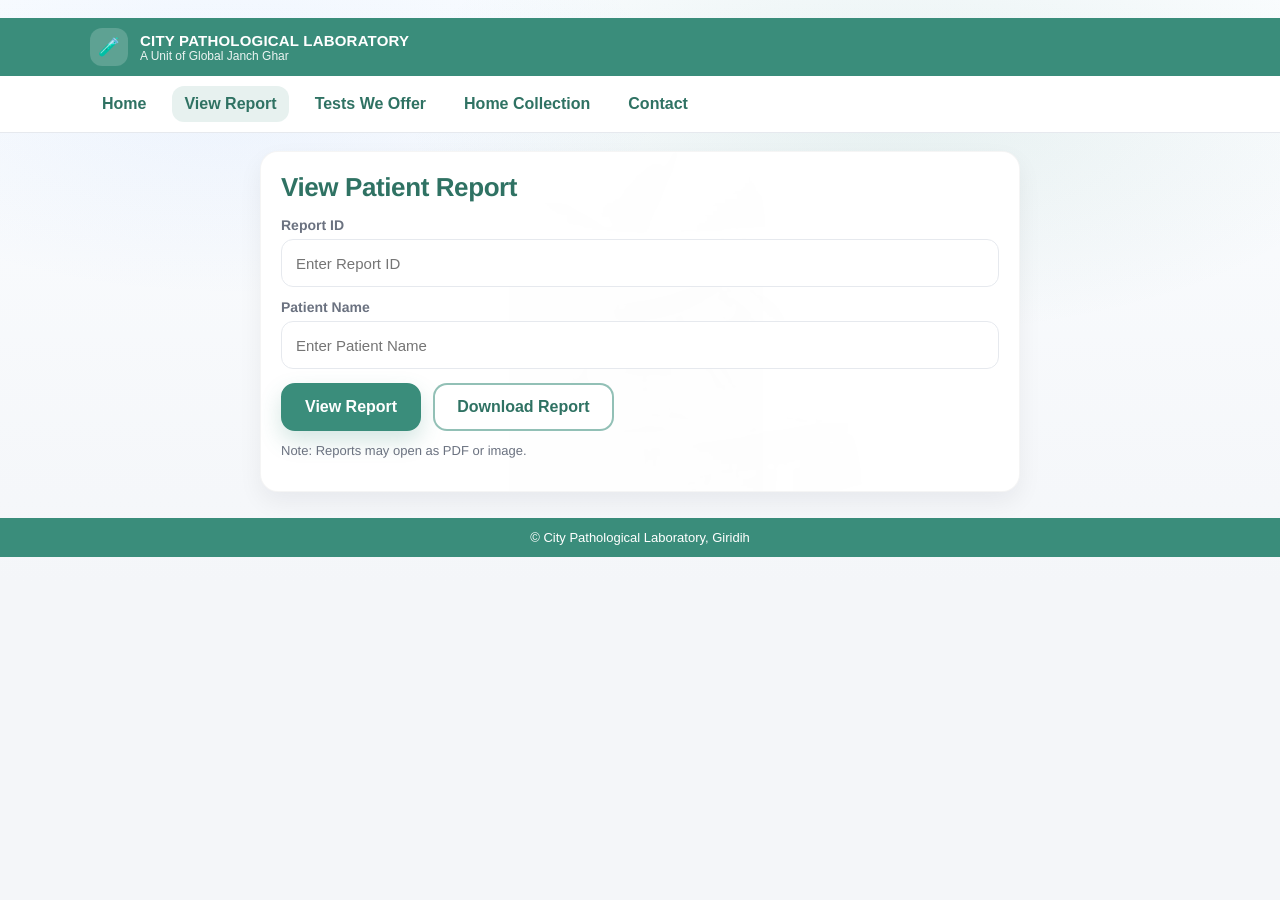
<file: report.html>
<!DOCTYPE html>
<html lang="en">
<head>
  <meta charset="UTF-8" />
  <meta name="viewport" content="width=device-width, initial-scale=1.0" />
  <title>View Report | City Pathological Laboratory</title>

  <link rel="stylesheet" href="css/style.css" />
  <style>
    /* --- Simple Professional Popup (Modal) --- */
    .modal-overlay{
      position: fixed;
      inset: 0;
      background: rgba(15, 23, 42, 0.55);
      display: none;
      align-items: center;
      justify-content: center;
      padding: 18px;
      z-index: 9999;
    }
    .modal{
      width: min(420px, 92vw);
      background: #fff;
      border-radius: 16px;
      box-shadow: 0 20px 60px rgba(0,0,0,0.25);
      overflow: hidden;
      border: 1px solid rgba(0,0,0,0.08);
      animation: pop 140ms ease-out;
    }
    @keyframes pop{
      from{ transform: translateY(8px); opacity: 0.6; }
      to{ transform: translateY(0); opacity: 1; }
    }
    .modal-head{
      padding: 14px 16px;
      background: rgba(58,141,123,0.10);
      display: flex;
      align-items: center;
      gap: 10px;
      border-bottom: 1px solid rgba(0,0,0,0.06);
    }
    .modal-icon{
      width: 34px;
      height: 34px;
      border-radius: 10px;
      display: grid;
      place-items: center;
      font-weight: 900;
      color: #2f7263;
      background: rgba(58,141,123,0.18);
      flex: 0 0 auto;
    }
    .modal-title{
      margin: 0;
      font-size: 16px;
      font-weight: 800;
      color: #1f2937;
    }
    .modal-body{
      padding: 14px 16px 6px;
      color: #374151;
      font-size: 14px;
      line-height: 1.35;
    }
    .modal-actions{
      padding: 12px 16px 16px;
      display: flex;
      justify-content: flex-end;
      gap: 10px;
    }
    .modal-btn{
      height: 42px;
      padding: 0 14px;
      border-radius: 12px;
      border: 1px solid rgba(0,0,0,0.12);
      background: #fff;
      font-weight: 800;
      cursor: pointer;
    }
    .modal-btn.primary{
      border-color: rgba(58,141,123,0.40);
      background: #3a8d7b;
      color: #fff;
    }
  </style>
</head>

<body>
  <div class="page">

    <!-- HEADER -->
    <header class="topbar">
      <div class="container topbar-inner">
        <div class="brand">
          <div class="logo">🧪</div>
          <div class="brand-text">
            <div class="brand-name">CITY PATHOLOGICAL LABORATORY</div>
            <div class="brand-sub">A Unit of Global Janch Ghar</div>
          </div>
        </div>
      </div>
    </header>

    <!-- NAV -->
    <nav class="nav">
      <div class="container nav-inner">
        <a class="nav-link" href="index.html">Home</a>
        <a class="nav-link active" href="report.html">View Report</a>
        <a class="nav-link" href="tests.html">Tests We Offer</a>
        <a class="nav-link" href="home-collection.html">Home Collection</a>
        <a class="nav-link" href="index.html#contact">Contact</a>
      </div>
    </nav>

    <!-- PAGE CONTENT -->
    <main class="container">
      <section class="page-section">
        <div class="card form-card">
          <h2>View Patient Report</h2>

          <div class="form">
            <label class="field">
              <span>Report ID</span>
              <input type="text" id="report_id" placeholder="Enter Report ID" />
            </label>

            <label class="field">
              <span>Patient Name</span>
              <input type="text" id="patient_name" placeholder="Enter Patient Name" />
            </label>

            <div class="form-actions">
              <button class="btn btn-primary" type="button" onclick="viewReport()">View Report</button>
              <button class="btn btn-outline" type="button" onclick="downloadReport()">Download Report</button>
            </div>

            <p class="note">Note: Reports may open as PDF or image.</p>
          </div>
        </div>
      </section>
    </main>

    <footer class="footer">
      © City Pathological Laboratory, Giridih
    </footer>

  </div>

  <!-- POPUP MODAL -->
  <div class="modal-overlay" id="modalOverlay" onclick="closeModal(event)">
    <div class="modal" role="dialog" aria-modal="true" aria-labelledby="modalTitle" onclick="event.stopPropagation()">
      <div class="modal-head">
        <div class="modal-icon" id="modalIcon">!</div>
        <h3 class="modal-title" id="modalTitle">Message</h3>
      </div>
      <div class="modal-body" id="modalBody">...</div>
      <div class="modal-actions">
        <button class="modal-btn" onclick="closeModal()">Close</button>
        <button class="modal-btn primary" id="modalPrimaryBtn" onclick="closeModal()">OK</button>
      </div>
    </div>
  </div>

<script>
  // --------- Nice popup (replaces alert) ----------
  function showModal(title, message, type="info") {
    const overlay = document.getElementById("modalOverlay");
    const icon = document.getElementById("modalIcon");
    const t = document.getElementById("modalTitle");
    const b = document.getElementById("modalBody");

    t.textContent = title;
    b.textContent = message;

    // icon style by type
    if (type === "error") icon.textContent = "⚠";
    else if (type === "success") icon.textContent = "✓";
    else icon.textContent = "ℹ";

    overlay.style.display = "flex";
  }

  function closeModal() {
    document.getElementById("modalOverlay").style.display = "none";
  }

  // --------- Validation: require BOTH fields ----------
  function getInputs() {
    const id = document.getElementById("report_id").value.trim();
    const name = document.getElementById("patient_name").value.trim();

    if (!id && !name) {
      showModal("Missing details", "Please enter your Report ID and Patient Name to continue.", "error");
      return null;
    }
    if (!id) {
      showModal("Report ID required", "Please enter your Report ID to view or download the report.", "error");
      return null;
    }
    if (!name) {
      showModal("Patient Name required", "Please enter the Patient Name to view or download the report.", "error");
      return null;
    }

    return { id, name };
  }

  function openBestFile(id, openMode) {
    const pdfPath = "reports/" + id + ".pdf";
    const imgPath = "reports/" + id + ".jpg";

    // try PDF first
    fetch(pdfPath, { method: "HEAD" })
      .then(res => {
        const bestPath = res.ok ? pdfPath : imgPath;

        if (openMode === "view") {
          window.open(bestPath, "_blank");
        } else {
          const a = document.createElement("a");
          a.href = bestPath;
          // keep file extension in download name
          a.download = res.ok ? (id + ".pdf") : (id + ".jpg");
          document.body.appendChild(a);
          a.click();
          a.remove();
        }
      })
      .catch(() => showModal("Report not found", "No report found for this Report ID. Please re-check and try again.", "error"));
  }

  function viewReport() {
    const data = getInputs();
    if (!data) return;
    openBestFile(data.id, "view");
  }

  function downloadReport() {
    const data = getInputs();
    if (!data) return;
    openBestFile(data.id, "download");
  }

  // Optional: allow Enter key to view report
  document.addEventListener("keydown", (e) => {
    if (e.key === "Enter") {
      const active = document.activeElement;
      if (active && (active.id === "report_id" || active.id === "patient_name")) {
        e.preventDefault();
        viewReport();
      }
    }
  });
</script>

</body>
</html>
</file>
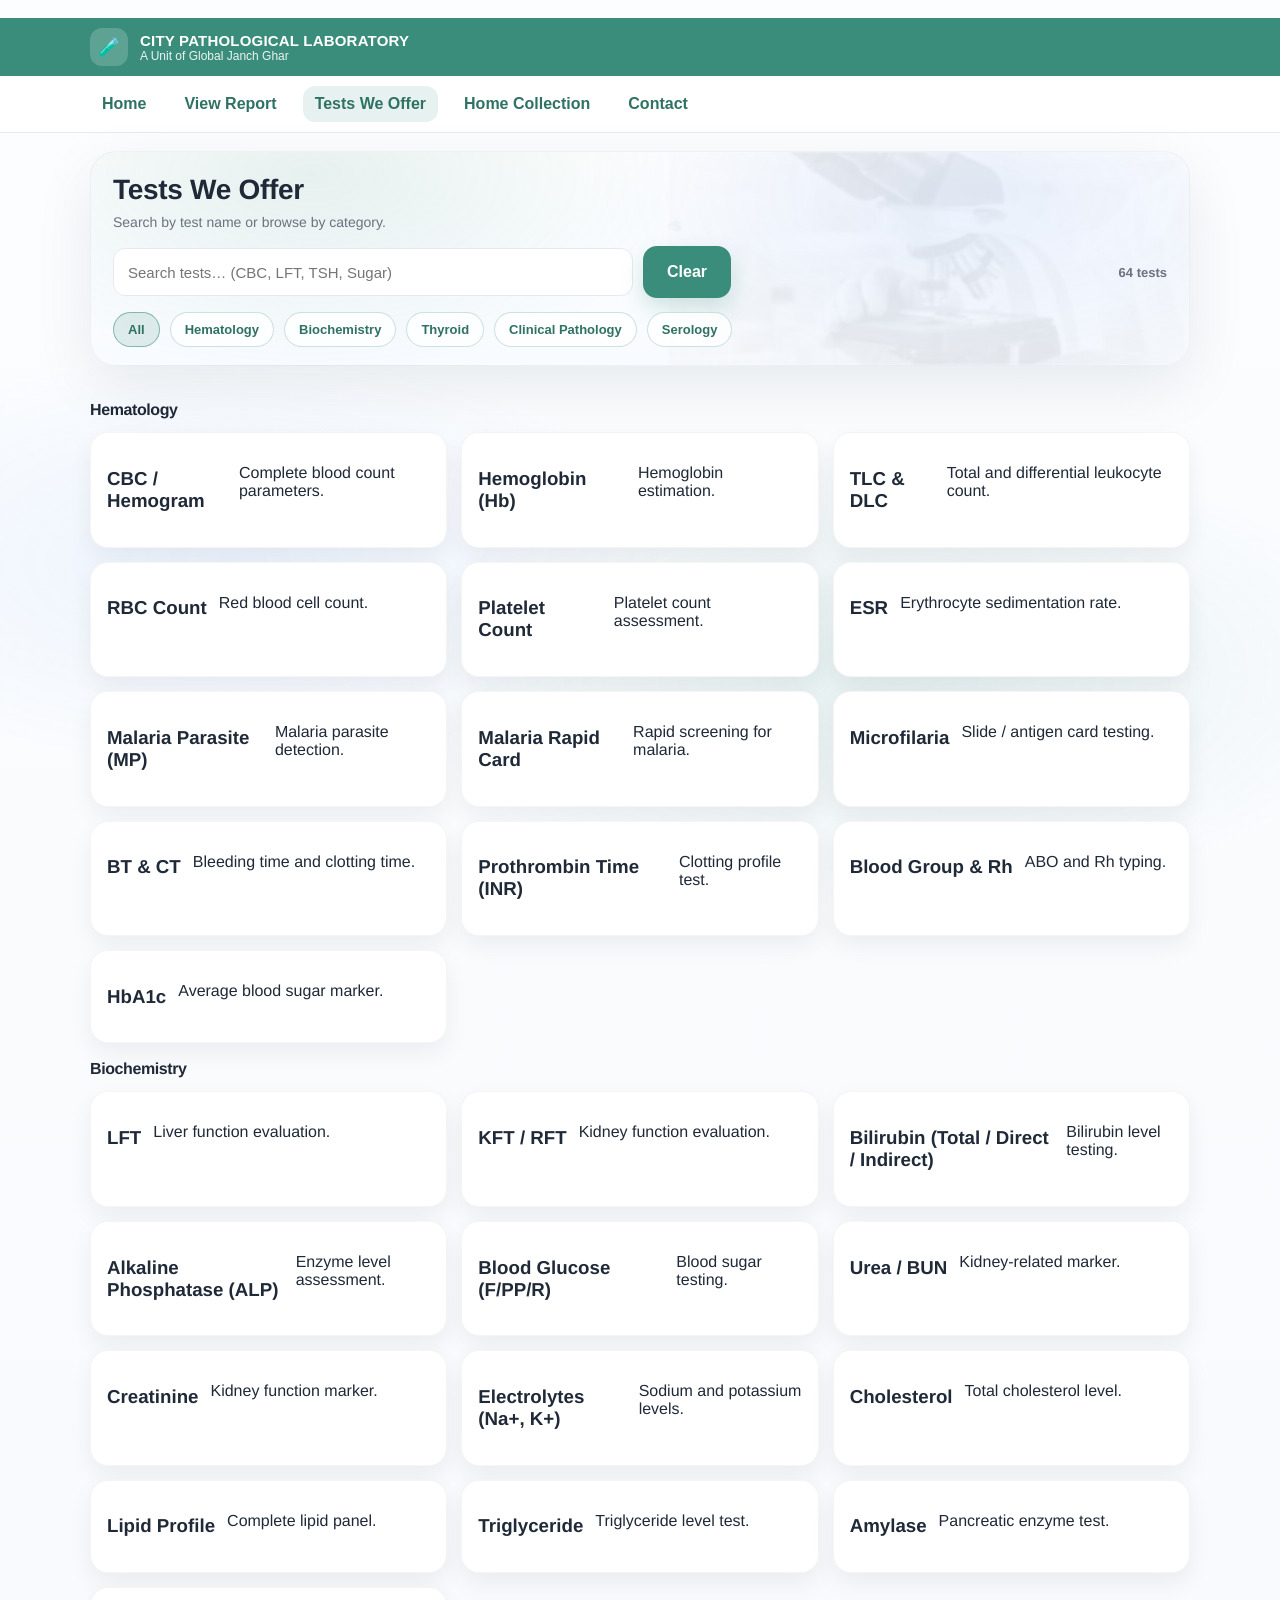
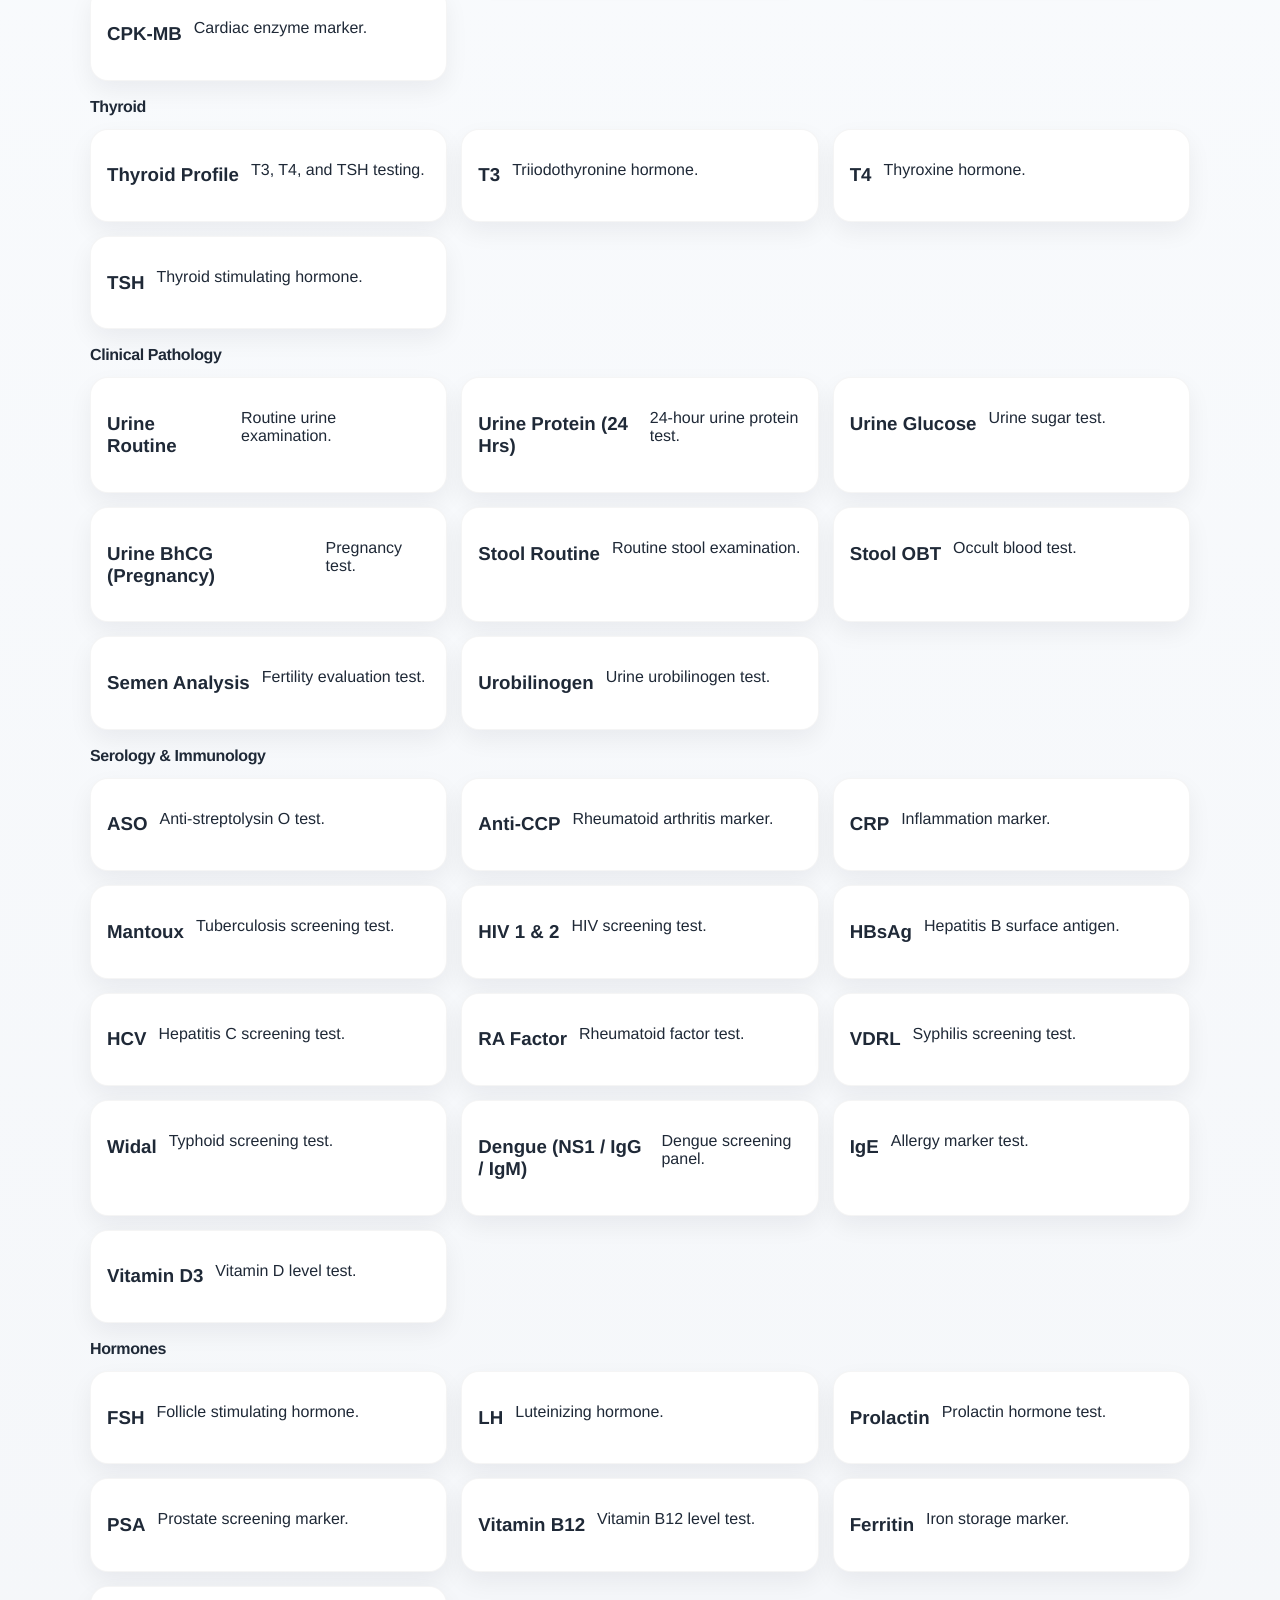
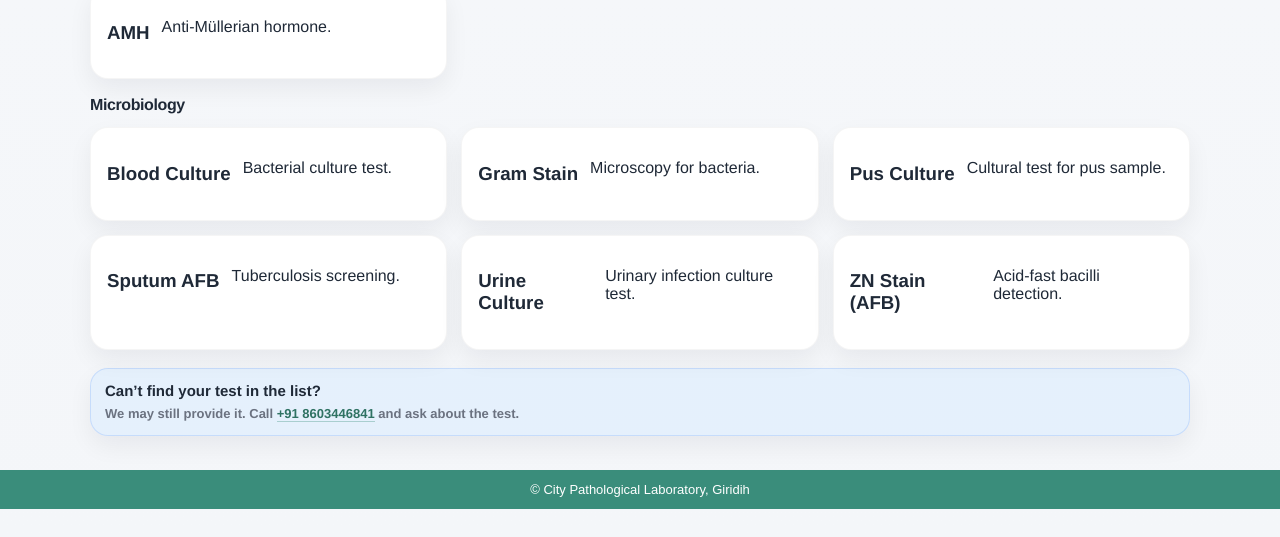
<file: tests.html>
<!DOCTYPE html>
<html lang="en">
<head>
  <meta charset="UTF-8" />
  <meta name="viewport" content="width=device-width, initial-scale=1.0" />
  <title>Tests We Offer | City Pathological Laboratory</title>
  <link rel="stylesheet" href="css/style.css" />
</head>

<body>
  <div class="page">

    <!-- HEADER -->
    <header class="topbar">
      <div class="container topbar-inner">
        <div class="brand">
          <div class="logo">🧪</div>
          <div class="brand-text">
            <div class="brand-name">CITY PATHOLOGICAL LABORATORY</div>
            <div class="brand-sub">A Unit of Global Janch Ghar</div>
          </div>
        </div>
      </div>
    </header>

    <!-- NAV -->
    <nav class="nav">
      <div class="container nav-inner">
        <a class="nav-link" href="index.html">Home</a>
        <a class="nav-link" href="report.html">View Report</a>
        <a class="nav-link active" href="tests.html">Tests We Offer</a>
        <a class="nav-link" href="home-collection.html">Home Collection</a>
        <a class="nav-link" href="index.html#contact">Contact</a>
      </div>
    </nav>

    <!-- MAIN -->
    <main class="container">

      <!-- HERO -->
      <section class="tests-hero">
        <div class="tests-hero-inner">
          <h1>Tests We Offer</h1>
          <p>Search by test name or browse by category.</p>

          <div class="tests-toolbar">
            <div class="tests-searchbox">
              <input id="testSearch" type="text"
                     placeholder="Search tests… (CBC, LFT, TSH, Sugar)"
                     autocomplete="off" />
              <button class="btn btn-primary" type="button" id="clearSearch">Clear</button>
            </div>

            <div class="tests-meta">
              <span id="resultCount">0 tests</span>
            </div>
          </div>

          <!-- FILTER CHIPS -->
          <div class="chips">
            <button class="chip active" data-filter="all" type="button">All</button>
            <button class="chip" data-filter="hematology" type="button">Hematology</button>
            <button class="chip" data-filter="biochemistry" type="button">Biochemistry</button>
            <button class="chip" data-filter="thyroid" type="button">Thyroid</button>
            <button class="chip" data-filter="clinical" type="button">Clinical Pathology</button>
            <button class="chip" data-filter="serology" type="button">Serology</button>
          </div>
        </div>
      </section>

      <!-- TEST LIST -->
      <section class="tests-wrap">

        <!-- Hematology -->
        <section class="test-group" data-group="hematology">
  <div class="group-head"><h2>Hematology</h2></div>
  <div class="test-grid">

    <div class="test-tile" data-test="cbc hemogram complete blood count">
      <h3>CBC / Hemogram</h3>
      <p>Complete blood count parameters.</p>
    </div>

    <div class="test-tile" data-test="hemoglobin hb">
      <h3>Hemoglobin (Hb)</h3>
      <p>Hemoglobin estimation.</p>
    </div>

    <div class="test-tile" data-test="tlc dlc total differential leukocyte count">
      <h3>TLC & DLC</h3>
      <p>Total and differential leukocyte count.</p>
    </div>

    <div class="test-tile" data-test="rbc">
      <h3>RBC Count</h3>
      <p>Red blood cell count.</p>
    </div>

    <div class="test-tile" data-test="platelet platelets">
      <h3>Platelet Count</h3>
      <p>Platelet count assessment.</p>
    </div>

    <div class="test-tile" data-test="esr">
      <h3>ESR</h3>
      <p>Erythrocyte sedimentation rate.</p>
    </div>

    <div class="test-tile" data-test="malaria mp parasite">
      <h3>Malaria Parasite (MP)</h3>
      <p>Malaria parasite detection.</p>
    </div>

    <div class="test-tile" data-test="malaria rapid card">
      <h3>Malaria Rapid Card</h3>
      <p>Rapid screening for malaria.</p>
    </div>

    <div class="test-tile" data-test="microfilaria slide antigen card">
      <h3>Microfilaria</h3>
      <p>Slide / antigen card testing.</p>
    </div>

    <div class="test-tile" data-test="bt ct bleeding clotting">
      <h3>BT & CT</h3>
      <p>Bleeding time and clotting time.</p>
    </div>

    <div class="test-tile" data-test="pt inr prothrombin time">
      <h3>Prothrombin Time (INR)</h3>
      <p>Clotting profile test.</p>
    </div>

    <div class="test-tile" data-test="blood group rh abo">
      <h3>Blood Group & Rh</h3>
      <p>ABO and Rh typing.</p>
    </div>

    <div class="test-tile" data-test="hba1c glycated hemoglobin">
      <h3>HbA1c</h3>
      <p>Average blood sugar marker.</p>
    </div>

  </div>
        </section>

        <!-- Biochemistry -->
        <section class="test-group" data-group="biochemistry">
  <div class="group-head"><h2>Biochemistry</h2></div>
  <div class="test-grid">

    <div class="test-tile" data-test="lft liver function test">
      <h3>LFT</h3>
      <p>Liver function evaluation.</p>
    </div>

    <div class="test-tile" data-test="kft rft renal kidney function test">
      <h3>KFT / RFT</h3>
      <p>Kidney function evaluation.</p>
    </div>

    <div class="test-tile" data-test="bilirubin total direct indirect">
      <h3>Bilirubin (Total / Direct / Indirect)</h3>
      <p>Bilirubin level testing.</p>
    </div>

    <div class="test-tile" data-test="alkaline phosphatase alp">
      <h3>Alkaline Phosphatase (ALP)</h3>
      <p>Enzyme level assessment.</p>
    </div>

    <div class="test-tile" data-test="blood glucose sugar fpp r">
      <h3>Blood Glucose (F/PP/R)</h3>
      <p>Blood sugar testing.</p>
    </div>

    <div class="test-tile" data-test="urea bun">
      <h3>Urea / BUN</h3>
      <p>Kidney-related marker.</p>
    </div>

    <div class="test-tile" data-test="creatinine">
      <h3>Creatinine</h3>
      <p>Kidney function marker.</p>
    </div>

    <div class="test-tile" data-test="electrolytes sodium potassium na k">
      <h3>Electrolytes (Na+, K+)</h3>
      <p>Sodium and potassium levels.</p>
    </div>

    <div class="test-tile" data-test="cholesterol lipid">
      <h3>Cholesterol</h3>
      <p>Total cholesterol level.</p>
    </div>

    <div class="test-tile" data-test="lipid profile">
      <h3>Lipid Profile</h3>
      <p>Complete lipid panel.</p>
    </div>

    <div class="test-tile" data-test="triglyceride">
      <h3>Triglyceride</h3>
      <p>Triglyceride level test.</p>
    </div>

    <div class="test-tile" data-test="amylase">
      <h3>Amylase</h3>
      <p>Pancreatic enzyme test.</p>
    </div>

    <div class="test-tile" data-test="cpk mb">
      <h3>CPK-MB</h3>
      <p>Cardiac enzyme marker.</p>
    </div>

  </div>
      </section>

        <!-- Thyroid -->
        <section class="test-group" data-group="thyroid">
  <div class="group-head"><h2>Thyroid</h2></div>
  <div class="test-grid">

    <div class="test-tile" data-test="thyroid profile t3 t4 tsh">
      <h3>Thyroid Profile</h3>
      <p>T3, T4, and TSH testing.</p>
    </div>

    <div class="test-tile" data-test="t3">
      <h3>T3</h3>
      <p>Triiodothyronine hormone.</p>
    </div>

    <div class="test-tile" data-test="t4">
      <h3>T4</h3>
      <p>Thyroxine hormone.</p>
    </div>

    <div class="test-tile" data-test="tsh">
      <h3>TSH</h3>
      <p>Thyroid stimulating hormone.</p>
    </div>

  </div>
        </section>

        <!-- Clinical -->
        <section class="test-group" data-group="clinical">
  <div class="group-head"><h2>Clinical Pathology</h2></div>
  <div class="test-grid">

    <div class="test-tile" data-test="urine routine">
      <h3>Urine Routine</h3>
      <p>Routine urine examination.</p>
    </div>

    <div class="test-tile" data-test="urine protein 24 hours">
      <h3>Urine Protein (24 Hrs)</h3>
      <p>24-hour urine protein test.</p>
    </div>

    <div class="test-tile" data-test="urine glucose">
      <h3>Urine Glucose</h3>
      <p>Urine sugar test.</p>
    </div>

    <div class="test-tile" data-test="urine bhcg pregnancy">
      <h3>Urine BhCG (Pregnancy)</h3>
      <p>Pregnancy test.</p>
    </div>

    <div class="test-tile" data-test="stool routine">
      <h3>Stool Routine</h3>
      <p>Routine stool examination.</p>
    </div>

    <div class="test-tile" data-test="stool obt">
      <h3>Stool OBT</h3>
      <p>Occult blood test.</p>
    </div>

    <div class="test-tile" data-test="semen analysis">
      <h3>Semen Analysis</h3>
      <p>Fertility evaluation test.</p>
    </div>

    <div class="test-tile" data-test="urobilinogen">
      <h3>Urobilinogen</h3>
      <p>Urine urobilinogen test.</p>
    </div>

  </div>
        </section>

        <!-- Serology -->
        <section class="test-group" data-group="serology">
  <div class="group-head"><h2>Serology & Immunology</h2></div>
  <div class="test-grid">

    <div class="test-tile" data-test="aso">
      <h3>ASO</h3>
      <p>Anti-streptolysin O test.</p>
    </div>

    <div class="test-tile" data-test="anti ccp">
      <h3>Anti-CCP</h3>
      <p>Rheumatoid arthritis marker.</p>
    </div>

    <div class="test-tile" data-test="crp">
      <h3>CRP</h3>
      <p>Inflammation marker.</p>
    </div>

    <div class="test-tile" data-test="mantoux tb">
      <h3>Mantoux</h3>
      <p>Tuberculosis screening test.</p>
    </div>

    <div class="test-tile" data-test="hiv 1 2">
      <h3>HIV 1 & 2</h3>
      <p>HIV screening test.</p>
    </div>

    <div class="test-tile" data-test="hbsag hepatitis b">
      <h3>HBsAg</h3>
      <p>Hepatitis B surface antigen.</p>
    </div>

    <div class="test-tile" data-test="hcv hepatitis c">
      <h3>HCV</h3>
      <p>Hepatitis C screening test.</p>
    </div>

    <div class="test-tile" data-test="ra factor">
      <h3>RA Factor</h3>
      <p>Rheumatoid factor test.</p>
    </div>

    <div class="test-tile" data-test="vdrl">
      <h3>VDRL</h3>
      <p>Syphilis screening test.</p>
    </div>

    <div class="test-tile" data-test="widal typhoid">
      <h3>Widal</h3>
      <p>Typhoid screening test.</p>
    </div>

    <div class="test-tile" data-test="dengue ns1 igg igm">
      <h3>Dengue (NS1 / IgG / IgM)</h3>
      <p>Dengue screening panel.</p>
    </div>

    <div class="test-tile" data-test="ige">
      <h3>IgE</h3>
      <p>Allergy marker test.</p>
    </div>

    <div class="test-tile" data-test="vitamin d3">
      <h3>Vitamin D3</h3>
      <p>Vitamin D level test.</p>
    </div>

  </div>
        </section>

        <section class="test-group" data-group="hormones">
  <div class="group-head"><h2>Hormones</h2></div>
  <div class="test-grid">

    <div class="test-tile" data-test="fsh">
      <h3>FSH</h3>
      <p>Follicle stimulating hormone.</p>
    </div>

    <div class="test-tile" data-test="lh">
      <h3>LH</h3>
      <p>Luteinizing hormone.</p>
    </div>

    <div class="test-tile" data-test="prolactin">
      <h3>Prolactin</h3>
      <p>Prolactin hormone test.</p>
    </div>

    <div class="test-tile" data-test="psa">
      <h3>PSA</h3>
      <p>Prostate screening marker.</p>
    </div>

    <div class="test-tile" data-test="vitamin b12">
      <h3>Vitamin B12</h3>
      <p>Vitamin B12 level test.</p>
    </div>

    <div class="test-tile" data-test="ferritin">
      <h3>Ferritin</h3>
      <p>Iron storage marker.</p>
    </div>

    <div class="test-tile" data-test="amh">
      <h3>AMH</h3>
      <p>Anti-Müllerian hormone.</p>
    </div>

  </div>
        </section>

        <section class="test-group" data-group="microbiology">
  <div class="group-head"><h2>Microbiology</h2></div>
  <div class="test-grid">

    <div class="test-tile" data-test="blood culture">
      <h3>Blood Culture</h3>
      <p>Bacterial culture test.</p>
    </div>

    <div class="test-tile" data-test="gram stain">
      <h3>Gram Stain</h3>
      <p>Microscopy for bacteria.</p>
    </div>

    <div class="test-tile" data-test="pus culture">
      <h3>Pus Culture</h3>
      <p>Cultural test for pus sample.</p>
    </div>

    <div class="test-tile" data-test="sputum afb">
      <h3>Sputum AFB</h3>
      <p>Tuberculosis screening.</p>
    </div>

    <div class="test-tile" data-test="urine culture">
      <h3>Urine Culture</h3>
      <p>Urinary infection culture test.</p>
    </div>

    <div class="test-tile" data-test="zn stain afb">
      <h3>ZN Stain (AFB)</h3>
      <p>Acid-fast bacilli detection.</p>
    </div>

  </div>
        </section>

        <!-- NO RESULTS MESSAGE -->
        <div id="noResults" class="no-results" style="display:none;">
          <strong>Can’t find your test?</strong><br>
          Please call 
          <a class="phone-link" href="tel:+918603446841">+91 8603446841</a>
          and ask about the test.
        </div>

        <!-- BOTTOM HELP BOX -->
        <div class="help-box">
          <h3>Can’t find your test in the list?</h3>
          <p>
            We may still provide it. Call 
            <a class="phone-link" href="tel:+918603446841">+91 8603446841</a>
            and ask about the test.
          </p>
        </div>

      </section>
    </main>

    <footer class="footer">
      © City Pathological Laboratory, Giridih
    </footer>

  </div>

<script>
  const searchInput = document.getElementById("testSearch");
  const clearBtn = document.getElementById("clearSearch");
  const chips = document.querySelectorAll(".chip");
  const tiles = document.querySelectorAll(".test-tile");
  const groups = document.querySelectorAll(".test-group");
  const noResults = document.getElementById("noResults");
  const resultCount = document.getElementById("resultCount");

  let activeGroup = "all";

  function applyFilter(){
    const q = searchInput.value.toLowerCase().trim();
    let visible = 0;

    tiles.forEach(tile=>{
      const text = tile.dataset.test.toLowerCase();
      const group = tile.closest(".test-group").dataset.group;
      const matchText = !q || text.includes(q);
      const matchGroup = activeGroup==="all" || group===activeGroup;
      const show = matchText && matchGroup;
      tile.style.display = show ? "" : "none";
      if(show) visible++;
    });

    groups.forEach(group=>{
      const any = [...group.querySelectorAll(".test-tile")]
        .some(t=>t.style.display!=="none");
      group.style.display = any ? "" : "none";
    });

    resultCount.textContent = visible + (visible===1 ? " test" : " tests");
    noResults.style.display = visible===0 ? "" : "none";
  }

  searchInput.addEventListener("input", applyFilter);

  clearBtn.addEventListener("click", ()=>{
    searchInput.value="";
    applyFilter();
  });

  chips.forEach(chip=>{
    chip.addEventListener("click", ()=>{
      chips.forEach(c=>c.classList.remove("active"));
      chip.classList.add("active");
      activeGroup = chip.dataset.filter;
      applyFilter();
    });
  });

  applyFilter();
</script>

</body>
  </html>
</file>
<file: css/style.css>
:root{
  --green:#3a8d7b;
  --greenDark:#2f7263;

  --text:#1f2937;
  --muted:#6b7280;

  --bg:#f4f6f9;
  --card:#ffffff;

  --border:#e6e9ee;
  --shadow: 0 20px 60px rgba(15, 23, 42, 0.08);
}

*{ box-sizing:border-box; }

body{
  margin:0;
  font-family: Arial, Helvetica, sans-serif;
  color: var(--text);
  background: var(--bg);
}

.container{
  width: min(1100px, 92vw);
  margin: 0 auto;
}

/* page background */
.page{
  background:
    radial-gradient(900px 420px at 70% 18%, rgba(58,141,123,0.10), transparent 55%),
    radial-gradient(800px 380px at 18% 15%, rgba(59,130,246,0.07), transparent 55%),
    linear-gradient(#fbfdff, #f4f6f9);
  padding: 18px 0 28px;
}

/* TOPBAR */
.topbar{
  background: var(--green);
  color:#fff;
  padding: 10px 0;
}
.topbar-inner{ display:flex; align-items:center; }
.brand{ display:flex; align-items:center; gap:12px; }
.logo{
  width:38px; height:38px; border-radius:12px;
  background: rgba(255,255,255,0.18);
  display:grid; place-items:center; font-size:18px;
}
.brand-name{ font-weight:800; font-size:15px; letter-spacing:0.2px; }
.brand-sub{ font-size:12px; opacity:0.9; }

/* NAV */
.nav{ background:#fff; border-bottom:1px solid var(--border); }
.nav-inner{
  display:flex; gap:14px; padding:10px 0; overflow-x:auto;
}
.nav-link{
  text-decoration:none;
  color: var(--greenDark);
  font-weight:700;
  padding: 9px 12px;
  border-radius:12px;
  white-space:nowrap;
}
.nav-link.active{ background: rgba(58,141,123,0.12); }

/* BUTTONS */
.btn{
  display:inline-flex;
  align-items:center;
  justify-content:center;
  height: 52px;
  padding: 0 22px;
  border-radius: 14px;
  font-weight: 800;
  text-decoration:none;
  font-size: 16px;
  cursor:pointer;
  transition: transform 0.15s ease, box-shadow 0.15s ease, opacity 0.15s ease;
}
.btn:active{ transform: translateY(1px); opacity:0.95; }

.btn-primary{
  background: var(--green);
  color:#fff;
  border: 2px solid var(--green);
  box-shadow: 0 10px 22px rgba(58,141,123,0.22);
}
.btn-outline{
  background:#fff;
  color: var(--greenDark);
  border: 2px solid rgba(58,141,123,0.55);
}

/* HERO */
.hero{ padding: 14px 0 8px; }

.hero-card{
  background:#fff;
  border-radius:26px;
  box-shadow: var(--shadow);
  overflow:hidden;
  display:grid;
  grid-template-columns:1.1fr 1fr;
  min-height:420px;
}

/* left */
.hero-left{
  padding:70px 60px;
  background: linear-gradient(
    90deg,
    rgba(210,232,255,0.95) 0%,
    rgba(225,240,255,0.65) 35%,
    rgba(255,255,255,1) 75%
  );
}

/* right */
.hero-right{
  /* seam fix */
  transform: translateX(-1px);
  background:
    linear-gradient(
      to right,
      rgba(255,255,255,0.92) 0%,
      rgba(255,255,255,0.75) 15%,
      rgba(255,255,255,0.0) 40%
    ),
    url("../images/hero.png") center/cover no-repeat;
}

.hero-title{
  margin:0;
  font-size:50px;
  line-height:1.05;
  font-weight:800;
}
.hero-subtitle{
  margin:16px 0 24px;
  color: var(--muted);
  font-size:18px;
}
.hero-actions{ display:flex; gap:14px; flex-wrap:wrap; }

/* FEATURES */
.features{
  display:grid;
  grid-template-columns: repeat(3, 1fr);
  gap: 16px;
  padding: 18px 0 26px;
}
.feature{
  background:#fff;
  border-radius: 18px;
  box-shadow: 0 10px 24px rgba(15,23,42,0.06);
  border: 1px solid rgba(0,0,0,0.04);
  padding: 18px;
  display:flex;
  gap:12px;
  align-items:flex-start;
}
.tick{
  width: 40px; height: 40px; border-radius: 999px;
  background: rgba(58,141,123,0.14);
  color: var(--greenDark);
  display:grid; place-items:center;
  font-weight: 900; font-size: 18px;
  flex: 0 0 auto;
}
.feature h3{ margin:0; font-size: 16px; }
.feature p{ margin: 6px 0 0; color: var(--muted); font-size: 13px; }

/* CONTACT */
.contact{ padding: 8px 0 22px; }
.card{
  background:#fff;
  border-radius: 18px;
  padding: 20px;
  box-shadow: 0 10px 24px rgba(15,23,42,0.06);
  border: 1px solid rgba(0,0,0,0.04);
}
.card h2{ margin:0 0 10px; color: var(--greenDark); }

/* FOOTER */
.footer{
  background: var(--green);
  color:#fff;
  text-align:center;
  padding: 12px 10px;
  font-size: 13px;
}

/* FORMS */
.page-section{ padding: 18px 0 26px; }

.form-card{
  max-width: 760px;
  margin: 0 auto;
  position: relative;
  overflow: hidden;
}

/* watermark */
.form-card::before{
  content:"";
  position:absolute;
  inset:-60px;
  background:
    radial-gradient(650px 420px at 70% 50%,
      rgba(255,255,255,0.92),
      rgba(255,255,255,0.98) 70%
    ),
    url("../images/hero.png") right center/cover no-repeat;
  opacity: 0.10;
  filter: grayscale(1) blur(1px);
  z-index:0;
}
.form-card > *{ position: relative; z-index:1; }

.form{ margin-top: 14px; }

.field{ display:block; margin: 12px 0; }
.field span{
  display:block;
  font-weight: 700;
  color: var(--muted);
  margin-bottom: 6px;
  font-size: 14px;
}
.field input{
  width: 100%;
  height: 48px;
  border-radius: 12px;
  border: 1px solid var(--border);
  padding: 0 14px;
  font-size: 15px;
  outline: none;
  background: #fff;
}
.field input:focus{
  border-color: rgba(58,141,123,0.55);
  box-shadow: 0 0 0 4px rgba(58,141,123,0.12);
}
.form-actions{
  display:flex;
  gap: 12px;
  flex-wrap: wrap;
  margin-top: 14px;
}
.form-actions .btn{ height: 48px; }
.note{ margin-top: 12px; color: var(--muted); font-size: 13px; }

/* MOBILE */
@media (max-width: 900px){
  .hero-card{ grid-template-columns: 1fr; }
  .hero-left{ padding: 30px 22px; }
  .hero-title{ font-size: 34px; }
  .hero-right{ min-height: 240px; transform: none; }
  .features{ grid-template-columns: 1fr; }
}
/* ---------- TESTS PAGE (B + C + Search) ---------- */
.tests-head{
  display:flex;
  align-items:flex-end;
  justify-content:space-between;
  gap:16px;
  flex-wrap:wrap;
  margin-bottom: 16px;
}

.tests-title{
  margin:0;
  font-size: 22px;
}

.tests-subtitle{
  margin:8px 0 0;
  color: var(--muted);
  font-size: 14px;
}

.tests-search{
  display:flex;
  gap:10px;
  align-items:center;
  flex-wrap:wrap;
}

.tests-search input{
  width: min(420px, 78vw);
  height: 48px;
  border-radius: 12px;
  border: 1px solid var(--border);
  padding: 0 14px;
  font-size: 15px;
  outline:none;
  background:#fff;
}

.tests-search input:focus{
  border-color: rgba(58,141,123,0.55);
  box-shadow: 0 0 0 4px rgba(58,141,123,0.12);
}

.test-category{
  margin: 18px 0;
}

.category-head{
  display:flex;
  align-items:center;
  justify-content:space-between;
  gap:12px;
  margin-bottom: 12px;
}

.category-head h3{
  margin:0;
  font-size: 16px;
}

.category-badge{
  font-size: 12px;
  font-weight: 800;
  color: var(--greenDark);
  background: rgba(58,141,123,0.12);
  border: 1px solid rgba(58,141,123,0.18);
  padding: 6px 10px;
  border-radius: 999px;
}

.tests-grid{
  display:grid;
  grid-template-columns: repeat(3, 1fr);
  gap: 14px;
}

.test-card{
  background:#fff;
  border-radius: 18px;
  border: 1px solid rgba(0,0,0,0.04);
  box-shadow: 0 10px 24px rgba(15,23,42,0.06);
  padding: 16px;
}

.test-card h4{
  margin:0;
  font-size: 15px;
}

.test-card p{
  margin: 6px 0 0;
  color: var(--muted);
  font-size: 13px;
}

.no-results{
  margin-top: 18px;
  padding: 14px;
  background: #fff;
  border-radius: 14px;
  border: 1px dashed rgba(0,0,0,0.12);
  color: var(--muted);
  font-weight: 700;
}

@media (max-width: 900px){
  .tests-grid{ grid-template-columns: 1fr; }
}
/* ===== TESTS PAGE (matches calm site theme) ===== */

.tests-hero{
  margin-top: 18px;
  border-radius: 26px;
  overflow: hidden;
  box-shadow: var(--shadow);
  border: 1px solid rgba(0,0,0,0.04);
  background:
    radial-gradient(700px 360px at 20% 10%, rgba(58,141,123,0.12), transparent 55%),
    radial-gradient(700px 360px at 80% 20%, rgba(59,130,246,0.10), transparent 55%),
    linear-gradient(#ffffff, #f8fbff);
  position: relative;
}

.tests-hero::after{
  content:"";
  position:absolute;
  inset:0;
  background: url("../images/hero.png") right center/520px no-repeat;
  opacity: 0.08;
  filter: grayscale(1) blur(1px);
  pointer-events:none;
}

.tests-hero-inner{
  position: relative;
  z-index: 1;
  padding: 22px 22px 18px;
}

.tests-hero h1{
  margin:0;
  font-size: 28px;
  letter-spacing: -0.3px;
}

.tests-hero p{
  margin: 8px 0 16px;
  color: var(--muted);
  font-size: 14px;
}

.tests-toolbar{
  display:flex;
  gap:12px;
  align-items:center;
  justify-content:space-between;
  flex-wrap:wrap;
  margin-bottom: 14px;
}

.tests-searchbox{
  display:flex;
  gap:10px;
  flex-wrap:wrap;
  align-items:center;
}

.tests-searchbox input{
  width: min(520px, 78vw);
  height: 48px;
  border-radius: 12px;
  border: 1px solid var(--border);
  padding: 0 14px;
  font-size: 15px;
  outline:none;
  background:#fff;
}

.tests-searchbox input:focus{
  border-color: rgba(58,141,123,0.55);
  box-shadow: 0 0 0 4px rgba(58,141,123,0.12);
}

.tests-meta{
  color: var(--muted);
  font-weight: 800;
  font-size: 13px;
}

.chips{
  display:flex;
  gap:10px;
  flex-wrap:wrap;
}

.chip{
  border: 1px solid rgba(58,141,123,0.22);
  background: rgba(58,141,123,0.08);
  color: var(--greenDark);
  padding: 8px 12px;
  border-radius: 999px;
  font-weight: 800;
  cursor:pointer;
}

.chip.active{
  background: rgba(58,141,123,0.18);
  border-color: rgba(58,141,123,0.32);
}

.tests-wrap{
  padding: 18px 0 34px;
}

.test-group{
  margin-top: 18px;
}

.group-head{
  display:flex;
  justify-content:space-between;
  align-items:center;
  margin-bottom: 12px;
}

.group-head h2{
  margin:0;
  font-size: 16px;
}

.group-tag{
  font-size: 12px;
  font-weight: 900;
  color: var(--greenDark);
  background: rgba(58,141,123,0.12);
  border: 1px solid rgba(58,141,123,0.18);
  padding: 6px 10px;
  border-radius: 999px;
}

.test-grid{
  display:grid;
  grid-template-columns: repeat(3, 1fr);
  gap: 14px;
}

.test-tile{
  background:#fff;
  border-radius: 18px;
  border: 1px solid rgba(0,0,0,0.04);
  box-shadow: 0 10px 24px rgba(15,23,42,0.06);
  padding: 16px;
  display:flex;
  gap:12px;
  align-items:flex-start;
  transition: transform 0.15s ease, box-shadow 0.15s ease;
}

.test-tile:hover{
  transform: translateY(-2px);
  box-shadow: 0 16px 30px rgba(15,23,42,0.10);
}

.tile-icon{
  width: 42px;
  height: 42px;
  border-radius: 14px;
  background: rgba(58,141,123,0.12);
  display:grid;
  place-items:center;
  font-size: 18px;
  flex: 0 0 auto;
}

.tile-body h3{
  margin:0;
  font-size: 15px;
}

.tile-body p{
  margin: 6px 0 0;
  color: var(--muted);
  font-size: 13px;
}

.no-results{
  margin-top: 18px;
  padding: 14px;
  background:#fff;
  border-radius: 14px;
  border: 1px dashed rgba(0,0,0,0.12);
  color: var(--muted);
  font-weight: 800;
}

/* mobile */
@media (max-width: 900px){
  .test-grid{ grid-template-columns: 1fr; }
}
/* ===== Help box + phone link (Tests page) ===== */
.help-box{
  margin-top: 18px;
  background: #fff;
  border-radius: 18px;
  border: 1px solid rgba(0,0,0,0.04);
  box-shadow: 0 10px 24px rgba(15,23,42,0.06);
  padding: 16px 18px;
}

.help-box h3{
  margin: 0 0 6px;
  font-size: 15px;
}

.help-box p{
  margin: 0;
  color: var(--muted);
  font-size: 13px;
  font-weight: 700;
}

.phone-link{
  color: var(--greenDark);
  font-weight: 900;
  text-decoration: none;
  border-bottom: 2px solid rgba(58,141,123,0.25);
}

.phone-link:hover{
  border-bottom-color: rgba(58,141,123,0.45);
}
/* =========================
   TESTS PAGE (Better UI)
   Paste at END of style.css
   ========================= */

/* Scope everything to tests page wrapper if you have it.
   If your tests.html main container has class="tests", this is perfect.
   If not, it will still work using common classes below. */
.tests, .tests-page, main {
  -webkit-font-smoothing: antialiased;
  text-rendering: geometricPrecision;
}

/* Title + subtitle */
.tests-title, h1 {
  font-size: 34px;
  line-height: 1.15;
  letter-spacing: -0.6px;
  margin: 18px 0 8px;
  color: var(--text);
}

.tests-subtitle, .subtitle, p.lead {
  font-size: 16px;
  line-height: 1.55;
  color: var(--muted);
  margin: 0 0 14px;
}

/* Search row */
.tests-search, .search-row {
  display: flex;
  gap: 10px;
  align-items: center;
  flex-wrap: wrap;
  margin: 10px 0 14px;
}

.tests-search input[type="text"], .search-row input[type="text"], .tests-search input {
  flex: 1 1 220px;
  height: 48px;
  border-radius: 14px;
  border: 1px solid var(--border);
  padding: 0 14px;
  font-size: 15px;
  background: rgba(255,255,255,0.92);
  outline: none;
}

.tests-search input:focus, .search-row input:focus {
  border-color: rgba(58,141,123,0.55);
  box-shadow: 0 0 0 4px rgba(58,141,123,0.12);
}

/* Clear button (matches your theme buttons) */
.tests-search .btn, .search-row .btn, .clear-btn {
  height: 48px;
  padding: 0 18px;
  border-radius: 14px;
  font-weight: 800;
  border: 2px solid var(--green);
  background: var(--green);
  color: #fff;
  cursor: pointer;
}
.tests-search .btn:active, .search-row .btn:active, .clear-btn:active {
  transform: translateY(1px);
  opacity: 0.95;
}

/* Count text */
.tests-count, .count-text {
  font-size: 13px;
  color: var(--muted);
  margin: 8px 0 10px;
}

/* Category chips */
.tests-filters, .filters, .category-row {
  display: flex;
  gap: 10px;
  flex-wrap: wrap;
  margin: 10px 0 18px;
}

.tests-filters button, .filters button, .category-row button, .chip {
  appearance: none;
  border: 1px solid rgba(58,141,123,0.25);
  background: rgba(255,255,255,0.78);
  color: var(--greenDark);
  border-radius: 999px;
  padding: 9px 14px;
  font-weight: 800;
  font-size: 13px;
  cursor: pointer;
  transition: transform 0.12s ease, background 0.12s ease, border-color 0.12s ease;
}

.tests-filters button:hover, .filters button:hover, .category-row button:hover, .chip:hover {
  transform: translateY(-1px);
  border-color: rgba(58,141,123,0.45);
}

.tests-filters .active, .filters .active, .category-row .active, .chip.active {
  background: rgba(58,141,123,0.14);
  border-color: rgba(58,141,123,0.55);
}

/* Section headings like Hematology / Biochemistry */
.tests-section-title, h2 {
  font-size: 26px;
  letter-spacing: -0.4px;
  margin: 18px 0 10px;
  color: var(--text);
}

/* Test cards list */
.tests-grid, .tests-list {
  display: grid;
  grid-template-columns: 1fr;
  gap: 12px;
  margin-bottom: 16px;
}

.test-item, .test-card {
  background: rgba(255,255,255,0.92);
  border: 1px solid rgba(0,0,0,0.04);
  border-radius: 18px;
  box-shadow: 0 10px 24px rgba(15,23,42,0.06);
  padding: 14px 14px;
}

.test-item h3, .test-card h3, .test-name {
  margin: 0;
  font-size: 16px;
  font-weight: 900;
  color: var(--text);
}

.test-item p, .test-card p, .test-desc {
  margin: 6px 0 0;
  color: var(--muted);
  font-size: 13px;
  line-height: 1.45;
}

/* “Can’t find your test?” block */
.tests-help, .cant-find, .help-box {
  margin-top: 18px;
  border-radius: 18px;
  padding: 14px 14px;
  background: rgba(210,232,255,0.45);
  border: 1px solid rgba(59,130,246,0.18);
}

.tests-help strong, .cant-find strong, .help-box strong {
  display: block;
  font-size: 14px;
  margin-bottom: 6px;
  color: var(--text);
}

.tests-help a, .cant-find a, .help-box a {
  color: var(--greenDark);
  font-weight: 900;
  text-decoration: none;
  border-bottom: 1px solid rgba(58,141,123,0.35);
}

/* “No results found” message */
.no-results, .not-found-message {
  margin: 14px 0;
  padding: 12px 14px;
  border-radius: 16px;
  background: rgba(255,255,255,0.92);
  border: 1px dashed rgba(58,141,123,0.40);
  color: var(--muted);
  font-weight: 700;
}

/* MOBILE polish */
@media (max-width: 600px){
  .tests-title, h1 { font-size: 30px; }
  .tests-section-title, h2 { font-size: 22px; }
    }
</file>
